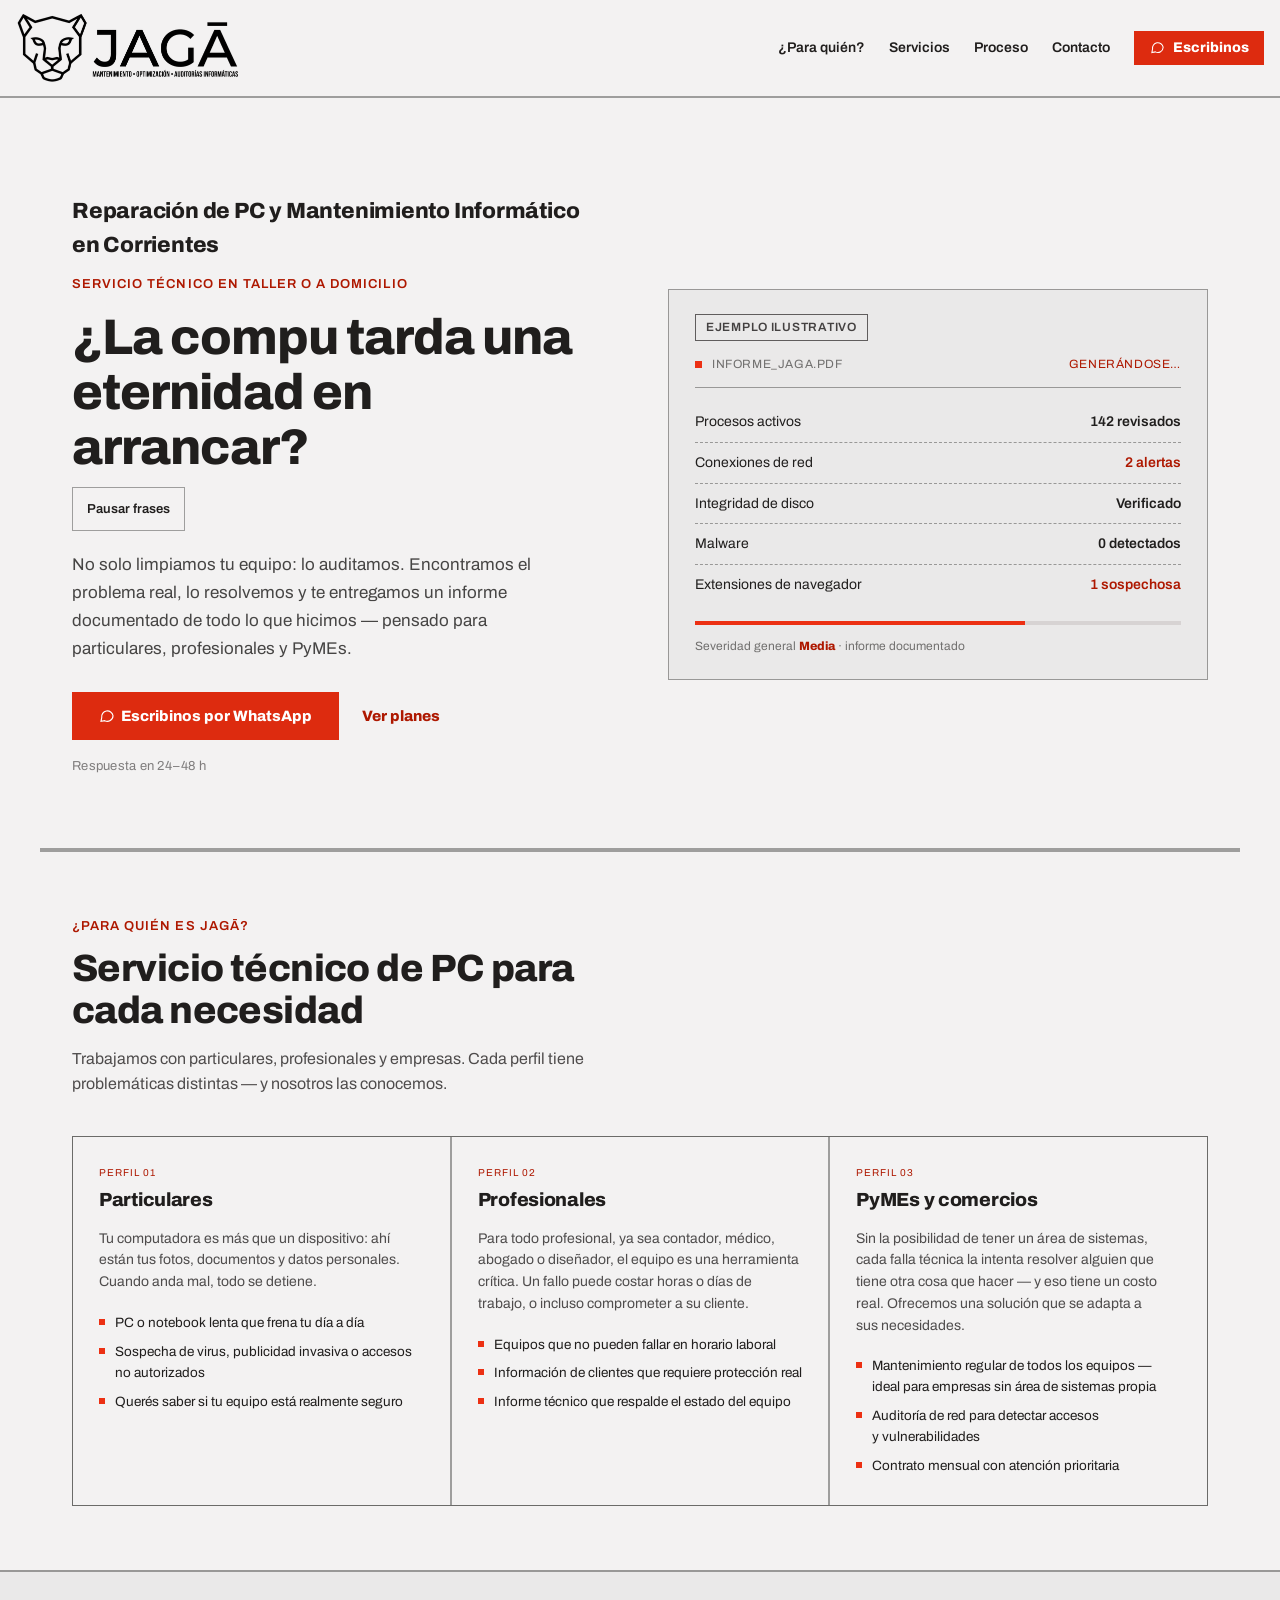
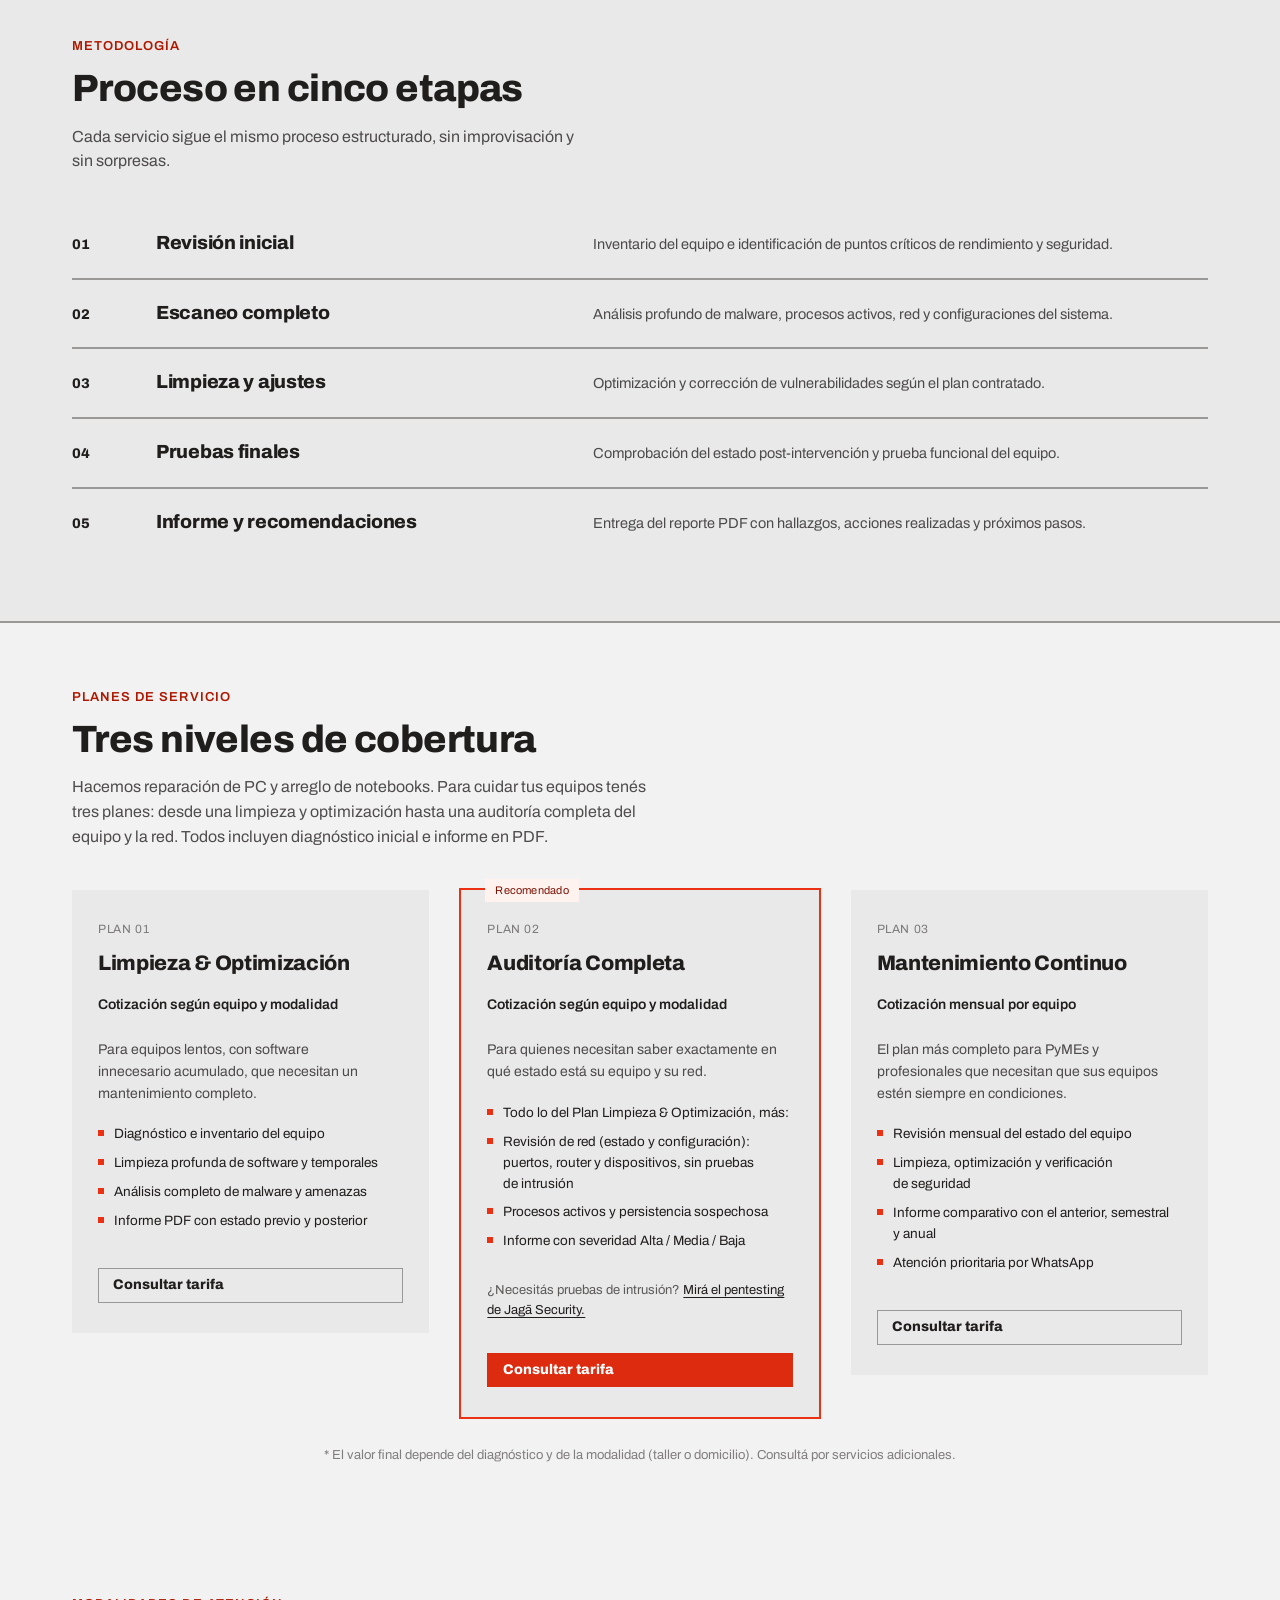
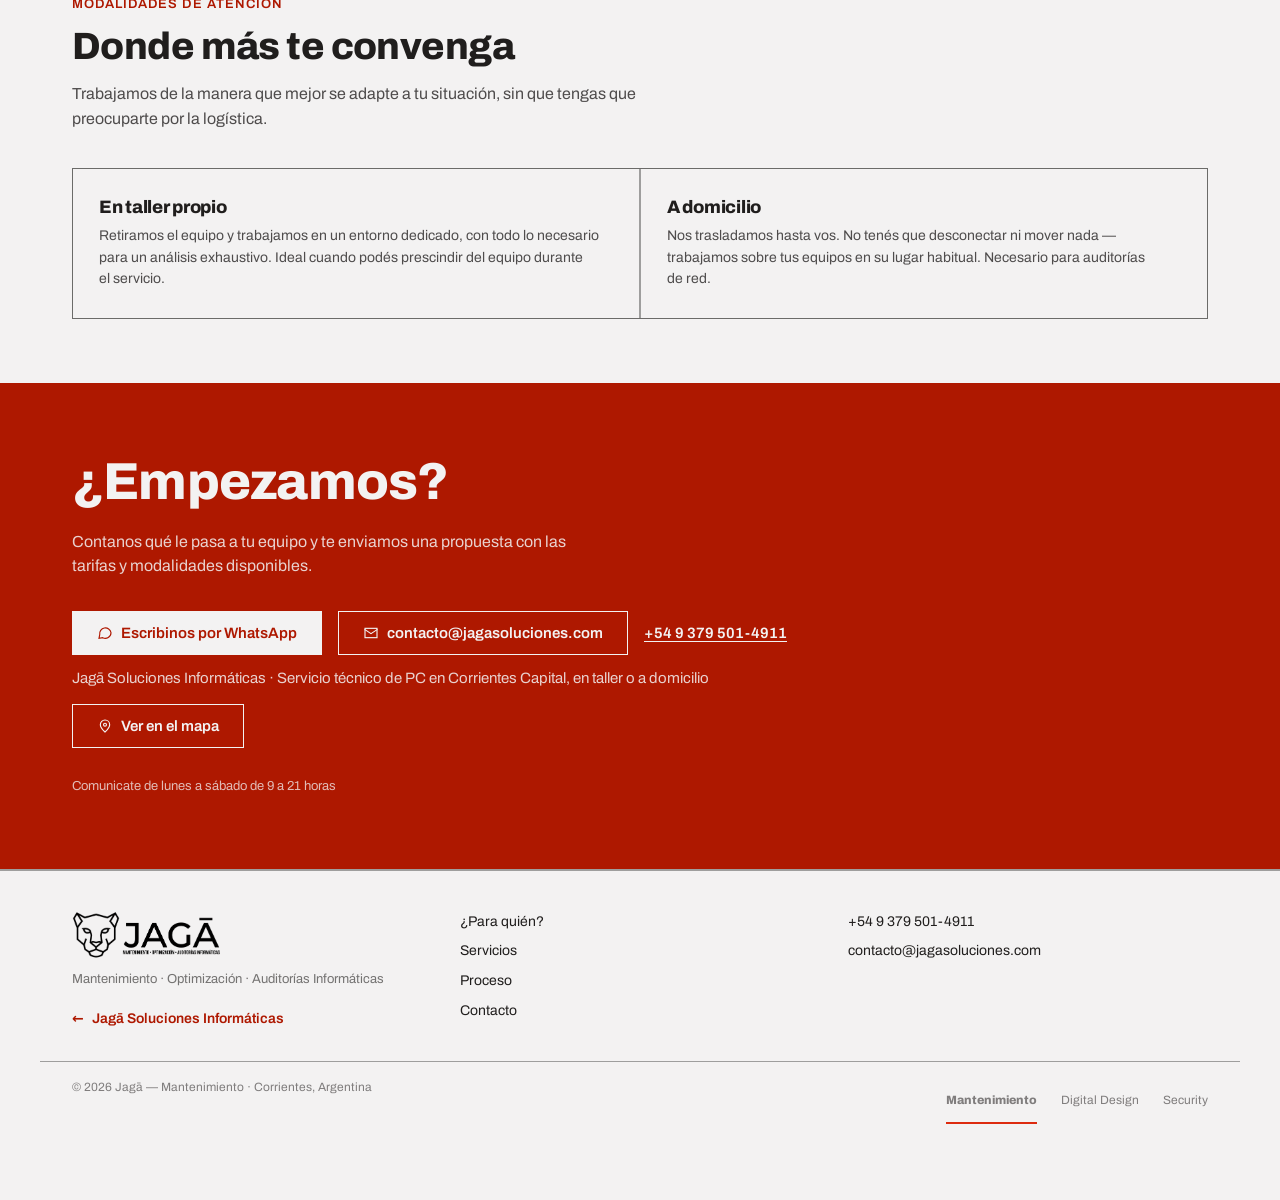
<file: index.html>
<!DOCTYPE html>
<html lang="es">
<head>
<meta charset="utf-8">
<meta http-equiv="Content-Security-Policy" content="default-src 'none'; script-src 'self'; style-src 'self' 'unsafe-inline'; img-src 'self' data:; font-src 'self'; connect-src 'none'; frame-src 'none'; media-src 'none'; object-src 'none'; base-uri 'none'; form-action 'none'">
<meta name="referrer" content="no-referrer">
<meta name="viewport" content="width=device-width, initial-scale=1.0">
<title>Reparación de PC y Mantenimiento Informático en Corrientes</title>
<meta name="description" content="Reparación de PC, arreglo de notebooks y mantenimiento informático en Corrientes Capital, con informe en PDF de todo lo que hacemos. En taller o a domicilio.">
<link rel="canonical" href="https://mantenimiento.jagasoluciones.com/">

<!-- Open Graph -->
<meta property="og:type" content="website">
<meta property="og:site_name" content="Jagā Mantenimiento">
<meta property="og:title" content="Jagā — Reparación de PC y Mantenimiento Informático en Corrientes">
<meta property="og:description" content="Reparación de PC, arreglo de notebooks y mantenimiento informático, con informe en PDF. Particulares, profesionales y PyMEs en Corrientes Capital.">
<meta property="og:url" content="https://mantenimiento.jagasoluciones.com/">
<meta property="og:image" content="https://mantenimiento.jagasoluciones.com/img/og.png">
<meta property="og:image:width" content="1200">
<meta property="og:image:height" content="630">
<meta property="og:image:alt" content="Logo de Jagā: Mantenimiento, Optimización y Auditorías Informáticas">
<meta property="og:locale" content="es_AR">

<!-- Twitter -->
<meta name="twitter:card" content="summary_large_image">
<meta name="twitter:title" content="Jagā — Reparación de PC y Mantenimiento Informático en Corrientes">
<meta name="twitter:description" content="Reparación de PC, arreglo de notebooks y mantenimiento informático, con informe en PDF. Particulares, profesionales y PyMEs en Corrientes Capital.">
<meta name="twitter:image" content="https://mantenimiento.jagasoluciones.com/img/og.png">

<meta name="robots" content="index, follow">
<meta name="theme-color" content="#ec3013">

<!-- Favicon: monograma en línea, sin depender de un archivo externo -->
<link rel="icon" href="data:image/svg+xml,%3Csvg xmlns='http://www.w3.org/2000/svg' viewBox='0 0 32 32'%3E%3Crect width='32' height='32' fill='%23201e1d'/%3E%3Cpath d='M10 8h7a6.5 6.5 0 0 1 0 13H10' fill='none' stroke='%23ec3013' stroke-width='2.2' stroke-linecap='square'/%3E%3C/svg%3E">

<link rel="preload" href="fonts/archivo-latin-400-normal.woff2" as="font" type="font/woff2" crossorigin>

<link rel="stylesheet" href="jaga-shared.css">
<link rel="stylesheet" href="styles.css?v=20261111">

<!-- JSON-LD: LocalBusiness -->
<script type="application/ld+json">
{
  "@context": "https://schema.org",
  "@type": "ProfessionalService",
  "name": "Jagā Soluciones Informáticas",
  "alternateName": "Jagā Mantenimiento Informático",
  "image": "https://mantenimiento.jagasoluciones.com/img/og.png",
  "url": "https://mantenimiento.jagasoluciones.com/",
  "telephone": "+5493795014911",
  "email": "contacto@jagasoluciones.com",
  "address": {
    "@type": "PostalAddress",
    "addressLocality": "Corrientes",
    "addressRegion": "Corrientes",
    "addressCountry": "AR"
  },
  "geo": { "@type": "GeoCoordinates", "latitude": -27.46678, "longitude": -58.84658 },
  "hasMap": "https://www.google.com/maps?cid=528289149732872760",
  "sameAs": ["https://www.google.com/maps?cid=528289149732872760"],
  "areaServed": {
    "@type": "GeoCircle",
    "geoMidpoint": { "@type": "GeoCoordinates", "latitude": -27.4780009, "longitude": -58.8132239 },
    "geoRadius": "10000"
  },
  "description": "Reparación de PC, arreglo de notebooks y mantenimiento informático en Corrientes Capital: limpieza y optimización, análisis de malware y revisión de redes, con informe en PDF. En taller o a domicilio.",
  "knowsAbout": ["Reparación de PC", "Arreglo de notebooks", "Mantenimiento informático", "Limpieza y optimización de equipos", "Análisis de malware", "Revisión de redes"],
  "keywords": "reparación de PC, arreglo de notebooks, mantenimiento informático, servicio técnico de PC, Corrientes",
  "hasOfferCatalog": {
    "@type": "OfferCatalog",
    "name": "Servicio técnico y planes de mantenimiento",
    "itemListElement": [
      { "@type": "Offer", "itemOffered": { "@type": "Service", "name": "Reparación de PC y arreglo de notebooks" } },
      { "@type": "Offer", "itemOffered": { "@type": "Service", "name": "Limpieza y optimización" } },
      { "@type": "Offer", "itemOffered": { "@type": "Service", "name": "Auditoría completa del equipo y la red" } },
      { "@type": "Offer", "itemOffered": { "@type": "Service", "name": "Mantenimiento continuo" } }
    ]
  }
}
</script>
</head>
<body>

<a class="jaga-skip" href="#inicio">Saltar al contenido</a>

<svg style="display:none" aria-hidden="true">
  <defs>
    <symbol id="i-message" viewBox="0 0 24 24" fill="none" stroke="currentColor" stroke-width="1.7" stroke-linecap="square" stroke-linejoin="miter"><path d="M21 11.5a8.5 8.5 0 0 1-12.4 7.5L3 20l1.1-5.6A8.5 8.5 0 1 1 21 11.5z"></path></symbol>
    <symbol id="i-mail" viewBox="0 0 24 24" fill="none" stroke="currentColor" stroke-width="1.7" stroke-linecap="square" stroke-linejoin="miter"><rect x="3" y="5" width="18" height="14"></rect><path d="M3 7l9 6 9-6"></path></symbol>
    <symbol id="i-pin" viewBox="0 0 24 24" fill="none" stroke="currentColor" stroke-width="1.7" stroke-linecap="square" stroke-linejoin="miter"><path d="M12 21s-7-6.5-7-11a7 7 0 0 1 14 0c0 4.5-7 11-7 11z"></path><circle cx="12" cy="10" r="2.2"></circle></symbol>
    <symbol id="i-menu" viewBox="0 0 24 24" fill="none" stroke="currentColor" stroke-width="1.7" stroke-linecap="square"><line x1="4" y1="7" x2="20" y2="7"></line><line x1="4" y1="12" x2="20" y2="12"></line><line x1="4" y1="17" x2="20" y2="17"></line></symbol>
    <symbol id="i-x" viewBox="0 0 24 24" fill="none" stroke="currentColor" stroke-width="1.7" stroke-linecap="square"><line x1="5" y1="5" x2="19" y2="19"></line><line x1="19" y1="5" x2="5" y2="19"></line></symbol>
  </defs>
</svg>

<div style="background:var(--color-bg); color:var(--color-text); min-height:100vh;">

  <header class="nav" style="position:sticky; top:0; z-index:50; background:var(--color-bg); flex-wrap:wrap;">
    <a id="arriba" href="#inicio" style="display:flex; align-items:center; margin-right:auto;">
      <img src="img/jaga-logo-horizontal-white.png" width="447" height="144" alt="Jagā — Mantenimiento Informático" style="height:72px; width:auto;">
    </a>

    <nav id="nav-links" aria-label="Navegación principal">
      <a href="#quienes" style="font-size:14px; font-weight:600; text-decoration:none; color:var(--color-text);">¿Para quién?</a>
      <a href="#servicios" style="font-size:14px; font-weight:600; text-decoration:none; color:var(--color-text);">Servicios</a>
      <a href="#proceso" style="font-size:14px; font-weight:600; text-decoration:none; color:var(--color-text);">Proceso</a>
      <a href="#contacto" style="font-size:14px; font-weight:600; text-decoration:none; color:var(--color-text);">Contacto</a>
      <a href="https://wa.me/5493795014911" target="_blank" rel="noopener" class="btn btn-primary">
        <svg width="15" height="15" style="margin-right:2px;"><use href="#i-message"></use></svg> Escribinos
      </a>
    </nav>

    <button class="btn btn-secondary nav-toggle" id="nav-toggle" aria-expanded="false" aria-controls="nav-links" aria-label="Abrir menú" style="width:40px; height:36px; padding:0;">
      <svg width="20" height="20" id="nav-toggle-icon"><use id="nav-toggle-use" href="#i-menu"></use></svg>
    </button>
  </header>

  <main id="inicio">
  <section style="max-width:1200px; margin:0 auto; padding:clamp(48px,8vw,96px) clamp(20px,5vw,32px) clamp(40px,6vw,72px); display:grid; grid-template-columns:repeat(auto-fit,minmax(340px,1fr)); gap:56px; align-items:center;">
    <div id="hero-text">
      <h1 class="hero-title">Reparación de PC y Mantenimiento Informático en Corrientes</h1>
      <span style="display:block; font-size:13px; letter-spacing:0.08em; text-transform:uppercase; color:var(--color-accent-700); font-weight:600; margin:0 0 16px;">Servicio técnico en taller o a domicilio</span>
      <p class="hero-rotating">
        <span id="rotating-headline" style="display:block; transition:opacity .35s ease;">¿La compu tarda una eternidad en arrancar?</span>
      </p>
      <button type="button" class="headline-pause" id="headline-pause" aria-pressed="false" aria-controls="rotating-headline" hidden>Pausar frases</button>
      <p style="font-size:17px; line-height:1.65; max-width:46ch; color:color-mix(in srgb, var(--color-text) 82%, transparent); margin:0 0 28px;">No solo limpiamos tu equipo: lo auditamos. Encontramos el problema real, lo resolvemos y te entregamos un informe documentado de todo lo que hicimos — pensado para particulares, profesionales y PyMEs.</p>
      <div style="display:flex; flex-wrap:wrap; gap:var(--space-3); margin-bottom:16px;">
        <a href="https://wa.me/5493795014911?text=Hola%2C%20quiero%20coordinar%20un%20diagn%C3%B3stico" target="_blank" rel="noopener" class="btn btn-primary" style="padding:14px 26px; font-size:15px;">
          <svg width="16" height="16"><use href="#i-message"></use></svg> Escribinos por WhatsApp
        </a>
        <a href="#servicios" class="btn btn-ghost" style="padding:14px 10px; font-size:15px;">Ver planes</a>
      </div>
      <p style="font-size:13px; letter-spacing:0.02em; color:color-mix(in srgb, var(--color-text) 55%, transparent); margin:0;">Respuesta en 24–48 h</p>
    </div>

    <div style="border:1px solid var(--color-divider); background:var(--color-surface); padding:24px 26px;">
      <p class="example-label">Ejemplo ilustrativo</p>
      <div aria-hidden="true">
      <div style="display:flex; align-items:center; gap:10px; font-size:12px; letter-spacing:0.05em; text-transform:uppercase; color:color-mix(in srgb, var(--color-text) 60%, transparent); padding-bottom:14px; margin-bottom:14px; border-bottom:1px solid var(--color-divider);">
        <span style="width:7px; height:7px; background:var(--color-accent); flex-shrink:0;"></span>
        informe_jaga.pdf
        <span style="margin-left:auto; color:var(--color-accent-700);">generándose…</span>
      </div>
      <div style="display:flex; flex-direction:column;">
        <div style="display:flex; justify-content:space-between; gap:16px; font-size:14px; padding:9px 0;"><span>Procesos activos</span><span style="font-weight:600;">142 revisados</span></div>
        <div style="display:flex; justify-content:space-between; gap:16px; font-size:14px; padding:9px 0; border-top:1px dashed var(--color-divider);"><span>Conexiones de red</span><span style="font-weight:600; color:var(--color-accent-700);">2 alertas</span></div>
        <div style="display:flex; justify-content:space-between; gap:16px; font-size:14px; padding:9px 0; border-top:1px dashed var(--color-divider);"><span>Integridad de disco</span><span style="font-weight:600;">Verificado</span></div>
        <div style="display:flex; justify-content:space-between; gap:16px; font-size:14px; padding:9px 0; border-top:1px dashed var(--color-divider);"><span>Malware</span><span style="font-weight:600;">0 detectados</span></div>
        <div style="display:flex; justify-content:space-between; gap:16px; font-size:14px; padding:9px 0; border-top:1px dashed var(--color-divider);"><span>Extensiones de navegador</span><span style="font-weight:600; color:var(--color-accent-700);">1 sospechosa</span></div>
      </div>
      <div style="height:4px; background:var(--color-neutral-300); margin:16px 0 12px; position:relative; overflow:hidden;">
        <div style="position:absolute; inset:0; width:68%; background:var(--color-accent);"></div>
      </div>
      <p style="font-size:12px; color:color-mix(in srgb, var(--color-text) 60%, transparent); margin:0;">Severidad general <strong style="color:var(--color-accent-700);">Media</strong> · informe documentado</p>
      </div>
    </div>
  </section>

  <hr class="hr" style="max-width:1200px; margin:0 auto;">
  <hr class="hr" style="max-width:1200px; margin:0 auto;">

  <section id="quienes" style="max-width:1200px; margin:0 auto; padding:64px clamp(20px,5vw,32px);">
    <span style="display:block; font-size:13px; letter-spacing:0.08em; text-transform:uppercase; color:var(--color-accent-700); font-weight:600; margin:0 0 12px;">¿Para quién es Jagā?</span>
    <h2 style="font-size:clamp(26px,3.4vw,38px); max-width:24ch; margin:0 0 14px;">Servicio técnico de PC para cada necesidad</h2>
    <p style="font-size:16px; max-width:64ch; color:color-mix(in srgb, var(--color-text) 78%, transparent); margin:0 0 40px;">Trabajamos con particulares, profesionales y empresas. Cada perfil tiene problemáticas distintas — y nosotros las conocemos.</p>

    <div style="display:grid; grid-template-columns:repeat(auto-fit,minmax(280px,1fr)); gap:2px; background:var(--color-divider); border:1px solid var(--color-divider);">
      <div class="card" style="background:var(--color-bg); padding:28px 26px; border-radius:0;">
        <span class="card-kicker">Perfil 01</span>
        <h3 class="card-title" style="font-size:19px;">Particulares</h3>
        <p style="font-size:14px; color:color-mix(in srgb, var(--color-text) 78%, transparent); margin:0 0 6px;">Tu computadora es más que un dispositivo: ahí están tus fotos, documentos y datos personales. Cuando anda mal, todo se detiene.</p>
        <ul style="margin:6px 0 0; padding:0; list-style:none;">
          <li style="position:relative; padding-left:16px; margin-bottom:8px; font-size:13.5px;"><span style="position:absolute; left:0; top:6px; width:6px; height:6px; background:var(--color-accent);"></span>PC o notebook lenta que frena tu día a día</li>
          <li style="position:relative; padding-left:16px; margin-bottom:8px; font-size:13.5px;"><span style="position:absolute; left:0; top:6px; width:6px; height:6px; background:var(--color-accent);"></span>Sospecha de virus, publicidad invasiva o accesos no autorizados</li>
          <li style="position:relative; padding-left:16px; margin-bottom:0; font-size:13.5px;"><span style="position:absolute; left:0; top:6px; width:6px; height:6px; background:var(--color-accent);"></span>Querés saber si tu equipo está realmente seguro</li>
        </ul>
      </div>
      <div class="card" style="background:var(--color-bg); padding:28px 26px; border-radius:0;">
        <span class="card-kicker">Perfil 02</span>
        <h3 class="card-title" style="font-size:19px;">Profesionales</h3>
        <p style="font-size:14px; color:color-mix(in srgb, var(--color-text) 78%, transparent); margin:0 0 6px;">Para todo profesional, ya sea contador, médico, abogado o diseñador, el equipo es una herramienta crítica. Un fallo puede costar horas o días de trabajo, o incluso comprometer a su cliente.</p>
        <ul style="margin:6px 0 0; padding:0; list-style:none;">
          <li style="position:relative; padding-left:16px; margin-bottom:8px; font-size:13.5px;"><span style="position:absolute; left:0; top:6px; width:6px; height:6px; background:var(--color-accent);"></span>Equipos que no pueden fallar en horario laboral</li>
          <li style="position:relative; padding-left:16px; margin-bottom:8px; font-size:13.5px;"><span style="position:absolute; left:0; top:6px; width:6px; height:6px; background:var(--color-accent);"></span>Información de clientes que requiere protección real</li>
          <li style="position:relative; padding-left:16px; margin-bottom:0; font-size:13.5px;"><span style="position:absolute; left:0; top:6px; width:6px; height:6px; background:var(--color-accent);"></span>Informe técnico que respalde el estado del equipo</li>
        </ul>
      </div>
      <div class="card" style="background:var(--color-bg); padding:28px 26px; border-radius:0;">
        <span class="card-kicker">Perfil 03</span>
        <h3 class="card-title" style="font-size:19px;">PyMEs y comercios</h3>
        <p style="font-size:14px; color:color-mix(in srgb, var(--color-text) 78%, transparent); margin:0 0 6px;">Sin la posibilidad de tener un área de sistemas, cada falla técnica la intenta resolver alguien que tiene otra cosa que hacer — y eso tiene un costo real. Ofrecemos una solución que se adapta a sus necesidades.</p>
        <ul style="margin:6px 0 0; padding:0; list-style:none;">
          <li style="position:relative; padding-left:16px; margin-bottom:8px; font-size:13.5px;"><span style="position:absolute; left:0; top:6px; width:6px; height:6px; background:var(--color-accent);"></span>Mantenimiento regular de todos los equipos — ideal para empresas sin área de sistemas propia</li>
          <li style="position:relative; padding-left:16px; margin-bottom:8px; font-size:13.5px;"><span style="position:absolute; left:0; top:6px; width:6px; height:6px; background:var(--color-accent);"></span>Auditoría de red para detectar accesos y vulnerabilidades</li>
          <li style="position:relative; padding-left:16px; margin-bottom:0; font-size:13.5px;"><span style="position:absolute; left:0; top:6px; width:6px; height:6px; background:var(--color-accent);"></span>Contrato mensual con atención prioritaria</li>
        </ul>
      </div>
    </div>
  </section>

  <section id="proceso" style="background:var(--color-surface); border-top:2px solid var(--color-divider); border-bottom:2px solid var(--color-divider);">
    <div style="max-width:1200px; margin:0 auto; padding:64px clamp(20px,5vw,32px);">
      <span style="display:block; font-size:13px; letter-spacing:0.08em; text-transform:uppercase; color:var(--color-accent-700); font-weight:600; margin:0 0 12px;">Metodología</span>
      <h2 style="font-size:clamp(26px,3.4vw,38px); max-width:24ch; margin:0 0 14px;">Proceso en cinco etapas</h2>
      <p style="font-size:16px; max-width:64ch; color:color-mix(in srgb, var(--color-text) 78%, transparent); margin:0 0 36px;">Cada servicio sigue el mismo proceso estructurado, sin improvisación y sin sorpresas.</p>

      <div>
        <div style="display:flex; flex-wrap:wrap; gap:8px 40px; align-items:baseline; padding:22px 0;">
          <p style="flex:0 0 44px; font-size:14px; font-weight:800; margin:0;">01</p>
          <h3 style="flex:1 1 220px; font-size:19px; margin:0;">Revisión inicial</h3>
          <p style="flex:2 1 260px; font-size:14.5px; color:color-mix(in srgb, var(--color-text) 78%, transparent); margin:0;">Inventario del equipo e identificación de puntos críticos de rendimiento y seguridad.</p>
        </div>
        <div style="display:flex; flex-wrap:wrap; gap:8px 40px; align-items:baseline; padding:22px 0; border-top:2px solid var(--color-divider);">
          <p style="flex:0 0 44px; font-size:14px; font-weight:800; margin:0;">02</p>
          <h3 style="flex:1 1 220px; font-size:19px; margin:0;">Escaneo completo</h3>
          <p style="flex:2 1 260px; font-size:14.5px; color:color-mix(in srgb, var(--color-text) 78%, transparent); margin:0;">Análisis profundo de malware, procesos activos, red y configuraciones del sistema.</p>
        </div>
        <div style="display:flex; flex-wrap:wrap; gap:8px 40px; align-items:baseline; padding:22px 0; border-top:2px solid var(--color-divider);">
          <p style="flex:0 0 44px; font-size:14px; font-weight:800; margin:0;">03</p>
          <h3 style="flex:1 1 220px; font-size:19px; margin:0;">Limpieza y ajustes</h3>
          <p style="flex:2 1 260px; font-size:14.5px; color:color-mix(in srgb, var(--color-text) 78%, transparent); margin:0;">Optimización y corrección de vulnerabilidades según el plan contratado.</p>
        </div>
        <div style="display:flex; flex-wrap:wrap; gap:8px 40px; align-items:baseline; padding:22px 0; border-top:2px solid var(--color-divider);">
          <p style="flex:0 0 44px; font-size:14px; font-weight:800; margin:0;">04</p>
          <h3 style="flex:1 1 220px; font-size:19px; margin:0;">Pruebas finales</h3>
          <p style="flex:2 1 260px; font-size:14.5px; color:color-mix(in srgb, var(--color-text) 78%, transparent); margin:0;">Comprobación del estado post-intervención y prueba funcional del equipo.</p>
        </div>
        <div style="display:flex; flex-wrap:wrap; gap:8px 40px; align-items:baseline; padding:22px 0; border-top:2px solid var(--color-divider);">
          <p style="flex:0 0 44px; font-size:14px; font-weight:800; margin:0;">05</p>
          <h3 style="flex:1 1 220px; font-size:19px; margin:0;">Informe y recomendaciones</h3>
          <p style="flex:2 1 260px; font-size:14.5px; color:color-mix(in srgb, var(--color-text) 78%, transparent); margin:0;">Entrega del reporte PDF con hallazgos, acciones realizadas y próximos pasos.</p>
        </div>
      </div>
    </div>
  </section>

  <section id="servicios" style="max-width:1200px; margin:0 auto; padding:64px clamp(20px,5vw,32px);">
    <span style="display:block; font-size:13px; letter-spacing:0.08em; text-transform:uppercase; color:var(--color-accent-700); font-weight:600; margin:0 0 12px;">Planes de servicio</span>
    <h2 style="font-size:clamp(26px,3.4vw,38px); max-width:24ch; margin:0 0 14px;">Tres niveles de cobertura</h2>
    <p style="font-size:16px; max-width:64ch; color:color-mix(in srgb, var(--color-text) 78%, transparent); margin:0 0 40px;">Hacemos reparación de PC y arreglo de notebooks. Para cuidar tus equipos tenés tres planes: desde una limpieza y optimización hasta una auditoría completa del equipo y la red. Todos incluyen diagnóstico inicial e informe en PDF.</p>

    <div style="display:grid; grid-template-columns:repeat(auto-fit,minmax(280px,1fr)); gap:32px; align-items:start;">
      <div class="card" style="position:relative; background:var(--color-surface); padding:30px 26px; border-radius:0;">
        <p style="font-size:12px; letter-spacing:0.05em; text-transform:uppercase; color:color-mix(in srgb, var(--color-text) 55%, transparent); margin:0 0 6px;">Plan 01</p>
        <h3 style="font-size:21px; margin:0 0 10px;">Limpieza &amp; Optimización</h3>
        <p style="margin:0 0 16px; font-size:14px; font-weight:600;">Cotización según equipo y modalidad</p>
        <p style="font-size:14px; color:color-mix(in srgb, var(--color-text) 78%, transparent); margin:0 0 6px;">Para equipos lentos, con software innecesario acumulado, que necesitan un mantenimiento completo.</p>
        <ul style="margin:6px 0 20px; padding:0; list-style:none;">
          <li style="position:relative; padding-left:16px; margin-bottom:8px; font-size:13.5px;"><span style="position:absolute; left:0; top:6px; width:6px; height:6px; background:var(--color-accent);"></span>Diagnóstico e inventario del equipo</li>
          <li style="position:relative; padding-left:16px; margin-bottom:8px; font-size:13.5px;"><span style="position:absolute; left:0; top:6px; width:6px; height:6px; background:var(--color-accent);"></span>Limpieza profunda de software y temporales</li>
          <li style="position:relative; padding-left:16px; margin-bottom:8px; font-size:13.5px;"><span style="position:absolute; left:0; top:6px; width:6px; height:6px; background:var(--color-accent);"></span>Análisis completo de malware y amenazas</li>
          <li style="position:relative; padding-left:16px; margin-bottom:0; font-size:13.5px;"><span style="position:absolute; left:0; top:6px; width:6px; height:6px; background:var(--color-accent);"></span>Informe PDF con estado previo y posterior</li>
        </ul>
        <a href="https://wa.me/5493795014911?text=Hola%2C%20quiero%20consultar%20por%20el%20Plan%2001%20de%20Jag%C4%81" target="_blank" rel="noopener" class="btn btn-secondary btn-block">Consultar tarifa</a>
      </div>

      <div class="card" style="position:relative; background:var(--color-surface); padding:30px 26px; border-radius:0;">
        
          <div style="position:absolute; inset:-2px; border:2px solid var(--color-accent); pointer-events:none;"></div>
          <span class="tag tag-accent" style="position:absolute; top:-11px; left:24px;">Recomendado</span>
        
        <p style="font-size:12px; letter-spacing:0.05em; text-transform:uppercase; color:color-mix(in srgb, var(--color-text) 55%, transparent); margin:0 0 6px;">Plan 02</p>
        <h3 style="font-size:21px; margin:0 0 10px;">Auditoría Completa</h3>
        <p style="margin:0 0 16px; font-size:14px; font-weight:600;">Cotización según equipo y modalidad</p>
        <p style="font-size:14px; color:color-mix(in srgb, var(--color-text) 78%, transparent); margin:0 0 6px;">Para quienes necesitan saber exactamente en qué estado está su equipo y su red.</p>
        <ul style="margin:6px 0 20px; padding:0; list-style:none;">
          <li style="position:relative; padding-left:16px; margin-bottom:8px; font-size:13.5px;"><span style="position:absolute; left:0; top:6px; width:6px; height:6px; background:var(--color-accent);"></span>Todo lo del Plan Limpieza &amp; Optimización, más:</li>
          <li style="position:relative; padding-left:16px; margin-bottom:8px; font-size:13.5px;"><span style="position:absolute; left:0; top:6px; width:6px; height:6px; background:var(--color-accent);"></span>Revisión de red (estado y configuración): puertos, router y dispositivos, sin pruebas de intrusión</li>
          <li style="position:relative; padding-left:16px; margin-bottom:8px; font-size:13.5px;"><span style="position:absolute; left:0; top:6px; width:6px; height:6px; background:var(--color-accent);"></span>Procesos activos y persistencia sospechosa</li>
          <li style="position:relative; padding-left:16px; margin-bottom:0; font-size:13.5px;"><span style="position:absolute; left:0; top:6px; width:6px; height:6px; background:var(--color-accent);"></span>Informe con severidad Alta / Media / Baja</li>
        </ul>
        <p style="font-size:13px; color:color-mix(in srgb, var(--color-text) 70%, transparent); margin:0 0 16px;">¿Necesitás pruebas de intrusión? <a href="https://security.jagasoluciones.com/" style="color:var(--color-text); text-decoration:underline;">Mirá el pentesting de Jagā Security.</a></p>
        <a href="https://wa.me/5493795014911?text=Hola%2C%20quiero%20consultar%20por%20el%20Plan%2002%20de%20Jag%C4%81" target="_blank" rel="noopener" class="btn btn-primary btn-block">Consultar tarifa</a>
      </div>

      <div class="card" style="position:relative; background:var(--color-surface); padding:30px 26px; border-radius:0;">
        <p style="font-size:12px; letter-spacing:0.05em; text-transform:uppercase; color:color-mix(in srgb, var(--color-text) 55%, transparent); margin:0 0 6px;">Plan 03</p>
        <h3 style="font-size:21px; margin:0 0 10px;">Mantenimiento Continuo</h3>
        <p style="margin:0 0 16px; font-size:14px; font-weight:600;">Cotización mensual por equipo</p>
        <p style="font-size:14px; color:color-mix(in srgb, var(--color-text) 78%, transparent); margin:0 0 6px;">El plan más completo para PyMEs y profesionales que necesitan que sus equipos estén siempre en condiciones.</p>
        <ul style="margin:6px 0 20px; padding:0; list-style:none;">
          <li style="position:relative; padding-left:16px; margin-bottom:8px; font-size:13.5px;"><span style="position:absolute; left:0; top:6px; width:6px; height:6px; background:var(--color-accent);"></span>Revisión mensual del estado del equipo</li>
          <li style="position:relative; padding-left:16px; margin-bottom:8px; font-size:13.5px;"><span style="position:absolute; left:0; top:6px; width:6px; height:6px; background:var(--color-accent);"></span>Limpieza, optimización y verificación de seguridad</li>
          <li style="position:relative; padding-left:16px; margin-bottom:8px; font-size:13.5px;"><span style="position:absolute; left:0; top:6px; width:6px; height:6px; background:var(--color-accent);"></span>Informe comparativo con el anterior, semestral y anual</li>
          <li style="position:relative; padding-left:16px; margin-bottom:0; font-size:13.5px;"><span style="position:absolute; left:0; top:6px; width:6px; height:6px; background:var(--color-accent);"></span>Atención prioritaria por WhatsApp</li>
        </ul>
        <a href="https://wa.me/5493795014911?text=Hola%2C%20quiero%20consultar%20por%20el%20Plan%2003%20de%20Jag%C4%81" target="_blank" rel="noopener" class="btn btn-secondary btn-block">Consultar tarifa</a>
      </div>
    </div>
    <p style="font-size:13px; color:color-mix(in srgb, var(--color-text) 55%, transparent); margin:28px 0 0; text-align:center;">* El valor final depende del diagnóstico y de la modalidad (taller o domicilio). Consultá por servicios adicionales.</p>
  </section>

  <section style="max-width:1200px; margin:0 auto; padding:64px clamp(20px,5vw,32px);">
    <span style="display:block; font-size:13px; letter-spacing:0.08em; text-transform:uppercase; color:var(--color-accent-700); font-weight:600; margin:0 0 12px;">Modalidades de atención</span>
    <h2 style="font-size:clamp(26px,3.4vw,38px); max-width:24ch; margin:0 0 14px;">Donde más te convenga</h2>
    <p style="font-size:16px; max-width:64ch; color:color-mix(in srgb, var(--color-text) 78%, transparent); margin:0 0 36px;">Trabajamos de la manera que mejor se adapte a tu situación, sin que tengas que preocuparte por la logística.</p>

    <div style="display:grid; grid-template-columns:repeat(auto-fit,minmax(280px,1fr)); gap:2px; background:var(--color-divider); border:1px solid var(--color-divider);">
      <div style="background:var(--color-bg); padding:28px 26px;">
        <h3 style="font-size:18px; margin:0 0 8px;">En taller propio</h3>
        <p style="font-size:14px; color:color-mix(in srgb, var(--color-text) 78%, transparent); margin:0;">Retiramos el equipo y trabajamos en un entorno dedicado, con todo lo necesario para un análisis exhaustivo. Ideal cuando podés prescindir del equipo durante el servicio.</p>
      </div>
      <div style="background:var(--color-bg); padding:28px 26px;">
        <h3 style="font-size:18px; margin:0 0 8px;">A domicilio</h3>
        <p style="font-size:14px; color:color-mix(in srgb, var(--color-text) 78%, transparent); margin:0;">Nos trasladamos hasta vos. No tenés que desconectar ni mover nada — trabajamos sobre tus equipos en su lugar habitual. Necesario para auditorías de red.</p>
      </div>
    </div>
  </section>

  <section class="close" style="background:var(--color-accent-700); color:var(--color-bg);" id="contacto">
    <div style="max-width:1200px; margin:0 auto; padding:72px clamp(20px,5vw,32px);">
      <h2 style="font-size:clamp(30px,4.4vw,52px); line-height:1.05; letter-spacing:-0.015em; color:var(--color-bg); margin:0 0 20px;">
        <span style="display:block;">¿Empezamos?</span>
      </h2>
      <p style="font-size:16px; max-width:56ch; color:color-mix(in srgb, var(--color-bg) 85%, transparent); margin:0 0 32px;">Contanos qué le pasa a tu equipo y te enviamos una propuesta con las tarifas y modalidades disponibles.</p>
      <div class="close-contact">
        <address class="jaga-contact" data-jaga-contact>
          <a class="jaga-btn jaga-btn--primary" href="https://wa.me/5493795014911?text=Hola%2C%20quiero%20coordinar%20un%20diagn%C3%B3stico%20de%20mi%20equipo" target="_blank" rel="noopener"><svg width="16" height="16" aria-hidden="true"><use href="#i-message"></use></svg> Escribinos por WhatsApp</a>
          <a class="jaga-btn" href="mailto:contacto@jagasoluciones.com"><svg width="16" height="16" aria-hidden="true"><use href="#i-mail"></use></svg> contacto@jagasoluciones.com</a>
          <a class="jaga-contact__tel" href="tel:+5493795014911">+54 9 379 501-4911</a>
          <span class="jaga-contact__meta">Jagā Soluciones Informáticas · Servicio técnico de PC en Corrientes Capital, en taller o a domicilio</span>
        </address>
        <a href="https://www.google.com/maps?cid=528289149732872760" target="_blank" rel="noopener" class="jaga-btn"><svg width="16" height="16" aria-hidden="true"><use href="#i-pin"></use></svg> Ver en el mapa</a>
      </div>
      <p style="font-size:13px; color:color-mix(in srgb, var(--color-bg) 75%, transparent); margin:0;">Comunicate de lunes a sábado de 9 a 21 horas</p>
    </div>
  </section>

  </main>

  <footer style="border-top:2px solid var(--color-divider);">
    <div style="max-width:1200px; margin:0 auto; padding:40px clamp(20px,5vw,32px) 20px; display:grid; grid-template-columns:repeat(auto-fit,minmax(220px,1fr)); gap:28px;">
      <div>
        <img src="img/jaga-logo-horizontal-white.png" width="447" height="144" alt="Jagā" loading="lazy" decoding="async" style="height:48px; width:auto; margin-bottom:10px;">
        <p style="font-size:13px; color:color-mix(in srgb, var(--color-text) 60%, transparent); margin:0;">Mantenimiento · Optimización · Auditorías Informáticas</p>
        <a class="back-home" href="https://jagasoluciones.com/"><span aria-hidden="true">←</span> Jagā Soluciones Informáticas</a>
      </div>
      <nav style="display:flex; flex-direction:column; gap:8px;">
        <a href="#quienes" style="font-size:14px; text-decoration:none; color:var(--color-text);">¿Para quién?</a>
        <a href="#servicios" style="font-size:14px; text-decoration:none; color:var(--color-text);">Servicios</a>
        <a href="#proceso" style="font-size:14px; text-decoration:none; color:var(--color-text);">Proceso</a>
        <a href="#contacto" style="font-size:14px; text-decoration:none; color:var(--color-text);">Contacto</a>
      </nav>
      <div style="display:flex; flex-direction:column; gap:8px;">
        <a href="https://wa.me/5493795014911" target="_blank" rel="noopener" style="font-size:14px; text-decoration:none; color:var(--color-text);">+54 9 379 501-4911</a>
        <a href="mailto:contacto@jagasoluciones.com" style="font-size:14px; text-decoration:none; color:var(--color-text);">contacto@jagasoluciones.com</a>
      </div>
    </div>
    <div style="max-width:1200px; margin:0 auto; padding:16px clamp(20px,5vw,32px) 28px; border-top:1px solid var(--color-divider); display:flex; flex-wrap:wrap; justify-content:space-between; gap:8px; font-size:12px; color:color-mix(in srgb, var(--color-text) 55%, transparent);">
      <span>© 2026 Jagā — Mantenimiento · Corrientes, Argentina</span>
      <nav class="jaga-switcher" aria-label="Marcas Jagā" data-jaga-switcher>
        <ul>
          <li><a href="https://mantenimiento.jagasoluciones.com/" aria-current="page">Mantenimiento</a></li>
          <li><a href="https://design.jagasoluciones.com/">Digital Design</a></li>
          <li><a href="https://security.jagasoluciones.com/">Security</a></li>
        </ul>
      </nav>
    </div>
  </footer>

  <a class="to-top" id="volver-arriba" href="#arriba" aria-label="Volver arriba">
    <svg width="22" height="22" viewBox="0 0 24 24" aria-hidden="true" focusable="false"><path d="M12 20V5M5 11.5L12 4.5l7 7" fill="none" stroke="currentColor" stroke-width="2" stroke-linecap="square"></path></svg>
  </a>

</div>

<script src="script.js?v=20261014"></script>
</body>
</html>
</file>
<file: jaga-shared.css>
/* jaga-shared.css — capa compartida de las cuatro webs Jagā (hub + 3 marcas).
   Regla: este archivo NO impone la identidad visual. Cada sitio sobrescribe los tokens --jaga-* en su
   propio styles.css (que se carga DESPUÉS) con SUS colores y SUS fuentes. Lo compartido es el comportamiento:
   foco visible, skip link, selector de marcas, bloque de contacto, redactor de mensaje, movimiento reducido.
   Es el mismo archivo, byte a byte, en los cuatro repos (se copia; no se enlaza entre repos). */

:root {
  /* Tokens que cada marca redefine */
  --jaga-accent: #ae1800;
  --jaga-on-accent: #ffffff;
  --jaga-fg: #201e1d;
  --jaga-fg-muted: #4a4747;
  --jaga-bg: #f3f2f2;
  --jaga-surface: #eae9e9;
  --jaga-border: rgba(32, 30, 29, 0.35);
  --jaga-font-ui: system-ui, -apple-system, "Segoe UI", sans-serif;
  --jaga-font-mono: ui-monospace, "SF Mono", Consolas, monospace;
  /* Tokens estructurales compartidos */
  --jaga-space-1: 4px;
  --jaga-space-2: 8px;
  --jaga-space-3: 12px;
  --jaga-space-4: 16px;
  --jaga-space-6: 24px;
  --jaga-space-8: 32px;
  --jaga-radius: 0;
  --jaga-tap: 44px; /* alto mínimo de elementos tocables */
}

/* Foco visible y consistente */
:focus-visible { outline: 2px solid var(--jaga-accent); outline-offset: 3px; }

/* Skip link */
.jaga-skip {
  position: absolute; left: var(--jaga-space-4); top: -100px; z-index: 1000;
  background: var(--jaga-fg); color: var(--jaga-bg); padding: var(--jaga-space-3) var(--jaga-space-4);
  font-family: var(--jaga-font-ui); text-decoration: none;
}
.jaga-skip:focus { top: var(--jaga-space-4); }

/* Selector de marcas */
.jaga-switcher ul { display: flex; flex-wrap: wrap; gap: var(--jaga-space-2) var(--jaga-space-6); list-style: none; margin: 0; padding: 0; }
.jaga-switcher a { color: inherit; text-decoration: none; padding: var(--jaga-space-2) 0; display: inline-block; min-height: var(--jaga-tap); line-height: calc(var(--jaga-tap) - 16px); border-bottom: 2px solid transparent; }
.jaga-switcher a:hover { border-bottom-color: currentColor; }
.jaga-switcher a[aria-current="page"] { font-weight: 700; border-bottom-color: var(--jaga-accent); }

/* Botones */
.jaga-btn {
  display: inline-flex; align-items: center; justify-content: center; gap: var(--jaga-space-2);
  min-height: var(--jaga-tap); padding: 0 var(--jaga-space-6);
  font-family: var(--jaga-font-ui); font-weight: 600; text-decoration: none;
  color: var(--jaga-fg); background: transparent; border: 1px solid var(--jaga-border); border-radius: var(--jaga-radius);
}
.jaga-btn:hover { border-color: var(--jaga-accent); }
.jaga-btn--primary { color: var(--jaga-on-accent); background: var(--jaga-accent); border-color: var(--jaga-accent); }

/* Contacto */
.jaga-contact { font-style: normal; display: flex; flex-wrap: wrap; align-items: center; gap: var(--jaga-space-3) var(--jaga-space-4); }
.jaga-contact__tel, .jaga-contact__meta { color: inherit; }

/* Redactor de mensaje */
.jaga-composer { display: grid; gap: var(--jaga-space-4); max-width: 560px; }
.jaga-field { display: grid; gap: var(--jaga-space-2); }
.jaga-field label { font-family: var(--jaga-font-mono); font-size: 0.8rem; letter-spacing: 0.04em; text-transform: uppercase; }
.jaga-field input, .jaga-field select, .jaga-field textarea {
  font: inherit; color: var(--jaga-fg); background: var(--jaga-surface);
  border: 1px solid var(--jaga-border); border-radius: var(--jaga-radius); padding: var(--jaga-space-3) var(--jaga-space-4); min-height: var(--jaga-tap);
}
.jaga-hint { font-size: 0.875rem; color: var(--jaga-fg-muted); margin: 0; }
.jaga-actions { display: flex; flex-wrap: wrap; gap: var(--jaga-space-3); margin: 0; }

.jaga-visually-hidden { position: absolute !important; width: 1px; height: 1px; overflow: hidden; clip: rect(0 0 0 0); white-space: nowrap; }

/* Movimiento reducido: apaga animaciones y transiciones de TODO el sitio (también las inline) */
@media (prefers-reduced-motion: reduce) {
  *, *::before, *::after {
    animation-duration: 0.001ms !important;
    animation-iteration-count: 1 !important;
    transition-duration: 0.001ms !important;
    scroll-behavior: auto !important;
  }
}
</file>
<file: styles.css>
/* Fuentes alojadas en el propio sitio (fonts/, licencias SIL OFL en fonts/LICENSE-*.txt). */
@font-face {
  font-family: "Archivo";
  font-style: normal;
  font-weight: 400;
  font-display: swap;
  src: url("fonts/archivo-latin-ext-400-normal.woff2") format("woff2");
  unicode-range: U+0100-02BA, U+02BD-02C5, U+02C7-02CC, U+02CE-02D7, U+02DD-02FF, U+0304, U+0308, U+0329, U+1D00-1DBF, U+1E00-1E9F, U+1EF2-1EFF, U+2020, U+20A0-20AB, U+20AD-20C0, U+2113, U+2C60-2C7F, U+A720-A7FF;
}
@font-face {
  font-family: "Archivo";
  font-style: normal;
  font-weight: 400;
  font-display: swap;
  src: url("fonts/archivo-latin-400-normal.woff2") format("woff2");
  unicode-range: U+0000-00FF, U+0131, U+0152-0153, U+02BB-02BC, U+02C6, U+02DA, U+02DC, U+0304, U+0308, U+0329, U+2000-206F, U+20AC, U+2122, U+2191, U+2193, U+2212, U+2215, U+FEFF, U+FFFD;
}
@font-face {
  font-family: "Archivo";
  font-style: normal;
  font-weight: 600;
  font-display: swap;
  src: url("fonts/archivo-latin-ext-600-normal.woff2") format("woff2");
  unicode-range: U+0100-02BA, U+02BD-02C5, U+02C7-02CC, U+02CE-02D7, U+02DD-02FF, U+0304, U+0308, U+0329, U+1D00-1DBF, U+1E00-1E9F, U+1EF2-1EFF, U+2020, U+20A0-20AB, U+20AD-20C0, U+2113, U+2C60-2C7F, U+A720-A7FF;
}
@font-face {
  font-family: "Archivo";
  font-style: normal;
  font-weight: 600;
  font-display: swap;
  src: url("fonts/archivo-latin-600-normal.woff2") format("woff2");
  unicode-range: U+0000-00FF, U+0131, U+0152-0153, U+02BB-02BC, U+02C6, U+02DA, U+02DC, U+0304, U+0308, U+0329, U+2000-206F, U+20AC, U+2122, U+2191, U+2193, U+2212, U+2215, U+FEFF, U+FFFD;
}
@font-face {
  font-family: "Archivo";
  font-style: normal;
  font-weight: 800;
  font-display: swap;
  src: url("fonts/archivo-latin-ext-800-normal.woff2") format("woff2");
  unicode-range: U+0100-02BA, U+02BD-02C5, U+02C7-02CC, U+02CE-02D7, U+02DD-02FF, U+0304, U+0308, U+0329, U+1D00-1DBF, U+1E00-1E9F, U+1EF2-1EFF, U+2020, U+20A0-20AB, U+20AD-20C0, U+2113, U+2C60-2C7F, U+A720-A7FF;
}
@font-face {
  font-family: "Archivo";
  font-style: normal;
  font-weight: 800;
  font-display: swap;
  src: url("fonts/archivo-latin-800-normal.woff2") format("woff2");
  unicode-range: U+0000-00FF, U+0131, U+0152-0153, U+02BB-02BC, U+02C6, U+02DA, U+02DC, U+0304, U+0308, U+0329, U+2000-206F, U+20AC, U+2122, U+2191, U+2193, U+2212, U+2215, U+FEFF, U+FFFD;
}

/* ============================================================
   JAGĀ — landing (diseño "Modernist")
   Diseño y desarrollo: @jagacorrientes
   ============================================================ */

:root {
  --color-bg: #f3f2f2;
  --color-surface: #eae9e9;
  --color-text: #201e1d;
  --color-accent: #ec3013;
  --color-accent-2: #e15b47;
  --color-divider: color-mix(in srgb, #201e1d 40%, transparent);

  /* Tonal ramps — generated in OKLCH on one shared lightness scale, so the
     same step of any role matches the others in visual value. */
  --color-neutral-100: #f8f4f4;
  --color-neutral-200: #eae7e7;
  --color-neutral-300: #d7d3d3;
  --color-neutral-400: #bab6b6;
  --color-neutral-500: #9b9797;
  --color-neutral-600: #7d7979;
  --color-neutral-700: #605d5d;
  --color-neutral-800: #444141;
  --color-neutral-900: #2d2b2b;

  --color-accent-100: #fff2ef;
  --color-accent-200: #ffe0d9;
  --color-accent-300: #ffc4b8;
  --color-accent-400: #ff9783;
  --color-accent-500: #ff563c;
  --color-accent-600: #dd2b0f;
  --color-accent-700: #ae1800;
  --color-accent-800: #7c1405;
  --color-accent-900: #4d170e;

  --color-accent-2-100: #fff2ef;
  --color-accent-2-200: #ffe0da;
  --color-accent-2-300: #ffc4b9;
  --color-accent-2-400: #ff9784;
  --color-accent-2-500: #ef6853;
  --color-accent-2-600: #c94b39;
  --color-accent-2-700: #9e3526;
  --color-accent-2-800: #71261b;
  --color-accent-2-900: #471d16;

  /* Roles del acento (contraste AA): el #ec3013 queda para lo decorativo */
  --color-primary: var(--color-accent-600);      /* fondo de botones primarios, texto blanco 4,74:1 */
  --color-primary-hover: var(--color-accent-700);
  --color-on-primary: #ffffff;
  --color-accent-text: var(--color-accent-700);  /* acento usado como texto, 6,41:1 sobre el fondo */
  --color-accent-text-hover: var(--color-accent-800);

  --font-heading: "Archivo", system-ui, sans-serif;
  --font-heading-weight: 800;
  --font-body: "Archivo", system-ui, sans-serif;

  --space-1: 4.0px;
  --space-2: 8.0px;
  --space-3: 12.0px;
  --space-4: 16.0px;
  --space-6: 24.0px;
  --space-8: 32.0px;

  --radius-sm: 0px;
  --radius-md: 0px;
  --radius-lg: 0px;

  /* Elevation — derived from the ground: soft ink-tinted shadows on a
     light theme, a hairline edge + ambient darkness on a dark one. */
  --shadow-sm: 0 1px 2px color-mix(in srgb, #2d2b2b 14%, transparent);
  --shadow-md: 0 3px 10px color-mix(in srgb, #2d2b2b 16%, transparent);
  --shadow-lg: 0 12px 32px color-mix(in srgb, #2d2b2b 22%, transparent);
}

/* Tokens de la capa compartida (jaga-shared.css) con la identidad de Mantenimiento */
:root {
  --jaga-accent: var(--color-primary);
  --jaga-on-accent: var(--color-on-primary);
  --jaga-fg: var(--color-text);
  --jaga-fg-muted: var(--color-neutral-700);
  --jaga-bg: var(--color-bg);
  --jaga-surface: var(--color-surface);
  --jaga-border: var(--color-divider);
  --jaga-font-ui: var(--font-body);
  --jaga-font-mono: var(--font-body);
}

body {
  background: var(--color-bg);
  color: var(--color-text);
  font-family: var(--font-body);
}
h1, h2, h3, h4 { font-family: var(--font-heading); font-weight: var(--font-heading-weight); }

.grayscale{filter:grayscale(1) contrast(1.08)}

/* ══════════════════════════════════════════════════════════════════════════
   Components — Plain CSS
   ══════════════════════════════════════════════════════════════════════ */

*, *::before, *::after { box-sizing: border-box; }
body { margin: 0; font-size: 15px; line-height: 1.55; font-weight: 400; }
h1, h2, h3, h4, h5, h6 {
  font-family: var(--font-heading); font-weight: var(--font-heading-weight);
  line-height: 1.12; letter-spacing: -0.015em; margin: 0 0 var(--space-2);
}
h1 { font-size: 42px; }
h2 { font-size: 32px; }
h3 { font-size: 25px; }
h4 { font-size: 20px; }
h5 { font-size: 16px; }
h6 { font-size: 13px; }
h6 { letter-spacing: 0.08em; text-transform: uppercase; }
p { margin: 0 0 var(--space-3); }
a { color: var(--color-accent-text); text-underline-offset: 3px; }
img { display: block; max-width: 100%; }
figure { margin: 0; }
figcaption {
  font-size: 11px; margin-top: var(--space-1);
  color: color-mix(in srgb, var(--color-text) 55%, transparent);
}
.text-muted { color: color-mix(in srgb, var(--color-text) 55%, transparent); }
:focus { outline: none; }
:focus-visible { outline: 2px solid var(--color-accent); outline-offset: 2px; }
::selection { background: color-mix(in srgb, var(--color-accent) 30%, transparent); }

/* — rules — */
.hr {
  height: 2px; border: 0; margin: var(--space-4) 0;
  background: var(--color-divider);
}

/* — buttons — */
.btn {
  display: inline-flex; align-items: center; justify-content: center; gap: 6px;
  cursor: pointer; text-decoration: none;
  font-family: var(--font-heading); font-weight: var(--font-heading-weight);
  font-size: 14px; line-height: 1.2; color: var(--color-text); /* matches the .input's 14px —
     the pair sits side by side in sign-up rows */
  background: transparent; border: 1px solid transparent;
  padding: var(--space-2) calc(var(--space-3) * 1.2);
  border-radius: var(--radius-md);
}
.btn svg { display: block; }
.btn:disabled { opacity: 0.45; cursor: not-allowed; }
.btn-primary { background: var(--color-primary); color: var(--color-on-primary); }
.btn-primary:hover { background: var(--color-primary-hover); }
.btn-primary:active { background: var(--color-accent-800); }
.btn-secondary { border-color: var(--color-divider); }
.btn-secondary:hover { background: color-mix(in srgb, var(--color-text) 7%, transparent); }
.btn-secondary:active { background: color-mix(in srgb, var(--color-text) 14%, transparent); }
.btn-ghost { color: var(--color-accent-text); padding-inline: var(--space-1); }
.btn-ghost:hover { background: color-mix(in srgb, var(--color-accent) 10%, transparent); }
.btn-ghost:active { background: color-mix(in srgb, var(--color-accent) 18%, transparent); }
.btn-icon { width: 36px; height: 36px; padding: 0; }
.btn-block { width: 100%; margin-top: var(--space-2); justify-content: flex-start; text-align: left; }

/* — forms — */
.field > label {
  display: block; font-size: 12px; margin-bottom: 5px;
  color: color-mix(in srgb, var(--color-text) 70%, transparent);
}
.input {
  width: 100%; min-height: 36px; padding: 6px 10px; font: inherit;
  font-size: 14px; color: var(--color-text); caret-color: var(--color-accent);
  background: var(--color-surface);
  border: 1px solid var(--color-divider); border-radius: var(--radius-md);
}
.input:hover { border-color: color-mix(in srgb, var(--color-text) 45%, transparent); }
.input:focus-visible { border-color: var(--color-accent); outline-offset: 0; }
textarea.input { min-height: 90px; resize: vertical; }
.radio { display: inline-flex; align-items: center; gap: 8px; cursor: pointer; font-size: 14px; }
.radio input, .seg-opt input {
  position: absolute; opacity: 0; width: 0; height: 0; pointer-events: none;
}
.radio .dot {
  width: 16px; height: 16px; flex: none; border-radius: 50%;
  border: 1.5px solid var(--color-divider);
}
.radio:hover .dot { border-color: var(--color-accent); }
.radio input:checked + .dot {
  border-color: var(--color-accent); background: var(--color-accent);
  box-shadow: inset 0 0 0 4px var(--color-bg);
}
.radio input:focus-visible + .dot { outline: 2px solid var(--color-accent); outline-offset: 2px; }
.seg {
  display: inline-flex; overflow: hidden;
  border: 1px solid var(--color-divider); border-radius: var(--radius-md);
}
.seg-opt {
  display: inline-flex; align-items: center; gap: 6px;
  padding: 7px 12px; font-size: 13px; cursor: pointer;
}
.seg-opt + .seg-opt { border-left: 1px solid var(--color-divider); }
.seg-opt:has(input:checked) { background: var(--color-accent); color: var(--color-bg); }
.seg-opt:not(:has(input:checked)):hover { background: color-mix(in srgb, var(--color-text) 7%, transparent); }
.seg-opt:has(input:focus-visible) { outline: 2px solid var(--color-accent); outline-offset: -2px; }

/* — cards — */
.card {
  display: flex; flex-direction: column; gap: var(--space-2);
  padding: var(--space-3); border-radius: var(--radius-md); background: var(--color-surface);
}
.card-kicker { font-size: 10px; letter-spacing: 0.1em; text-transform: uppercase; color: var(--color-accent-text); }
.card-title {
  font-family: var(--font-heading); font-weight: var(--font-heading-weight);
  font-size: 17px; line-height: 1.2;
}
.card-body { margin: 0; font-size: 13px; opacity: 0.8; flex: 1; }
.card-meta {
  display: flex; align-items: center; gap: 6px; font-size: 11px;
  color: color-mix(in srgb, var(--color-text) 50%, transparent);
}
.elev-sm { box-shadow: var(--shadow-sm); }
.elev-md { box-shadow: var(--shadow-md); }
.elev-lg { box-shadow: var(--shadow-lg); }

/* — tags — */
.tag {
  display: inline-flex; align-items: center; font-size: 11px;
  letter-spacing: 0.02em; padding: 3px 10px;
  border-radius: calc(var(--radius-md) * 0.75);
}
.tag-accent { background: var(--color-accent-100); color: var(--color-accent-800); }
.tag-accent-2 { background: var(--color-accent-2-100); color: var(--color-accent-2-800); }
.tag-neutral { background: var(--color-neutral-100); color: var(--color-neutral-800); }
.tag-outline { border: 1px solid var(--color-accent); color: var(--color-accent-text); }

/* — navigation — */
.nav {
  display: flex; align-items: center; gap: var(--space-4);
  padding: var(--space-3) var(--space-4);
  border-bottom: 2px solid var(--color-divider);
}
.nav-brand {
  font-family: var(--font-heading); font-weight: var(--font-heading-weight);
  font-size: 18px; margin-right: auto;
}
.nav a { color: inherit; text-decoration: none; font-size: 14px; }
.nav a:hover, .nav a[aria-current='page'] { color: var(--color-accent-text); }
.nav a.btn-primary, .nav a.btn-primary:hover { color: var(--color-on-primary); }

/* — tables — */
.table { width: 100%; border-collapse: collapse; font-size: 14px; }
.table th {
  text-align: left; font-size: 11px; letter-spacing: 0.08em; text-transform: uppercase;
  color: color-mix(in srgb, var(--color-text) 60%, transparent);
  padding: var(--space-2); border-bottom: 2px solid var(--color-divider);
}
.table td {
  padding: var(--space-2);
  border-bottom: 1px solid var(--color-divider);
}
.table tbody tr:hover { background: color-mix(in srgb, var(--color-text) 4%, transparent); }

/* — dialog — */
.dialog-backdrop {
  position: fixed; inset: 0; display: grid; place-items: center;
  padding: var(--space-4);
  background: color-mix(in srgb, var(--color-neutral-900) 50%, transparent);
}
.dialog {
  width: min(440px, 100%); display: flex; flex-direction: column; gap: var(--space-3);
  padding: var(--space-4); border-radius: var(--radius-lg);
  background: var(--color-surface); box-shadow: var(--shadow-lg);
}
.dialog-title {
  font-family: var(--font-heading); font-weight: var(--font-heading-weight);
  font-size: 20px;
}
.dialog-body { font-size: 14px; opacity: 0.85; }
.dialog-actions { display: flex; justify-content: flex-end; gap: var(--space-2); margin-top: var(--space-2); }

/* ============================================================
   Ajustes de página
   ============================================================ */
html { scroll-behavior: smooth; }
body { margin: 0; text-wrap: pretty; }
a { color: var(--color-accent-text); }
a:hover { color: var(--color-accent-text-hover); }
/* a:hover cambia el color de todos los enlaces: los botones compartidos conservan el suyo */
a.jaga-btn:hover { color: var(--jaga-fg); }
a.jaga-btn--primary:hover { color: var(--jaga-on-accent); background: var(--color-primary-hover); }

/* Bloque de contacto sobre el rojo de "¿Empezamos?": botones claros sobre el acento, como antes */
.close-contact { display: flex; flex-wrap: wrap; align-items: center; gap: 14px; margin-bottom: 28px; }
.close .jaga-btn, .close a.jaga-btn:hover { color: var(--color-bg); background: transparent; border-color: var(--color-bg); font-size: 15px; }
.close .jaga-btn:hover { background: color-mix(in srgb, var(--color-bg) 12%, transparent); }
.close .jaga-btn--primary, .close a.jaga-btn--primary:hover { color: var(--color-accent-700); background: var(--color-bg); }
.close .jaga-contact__tel { display: inline-flex; align-items: center; min-height: var(--jaga-tap); color: var(--color-bg); font-weight: 600; }
.close .jaga-contact__tel:hover { color: var(--color-bg); }
.close .jaga-contact__meta { color: color-mix(in srgb, var(--color-bg) 85%, transparent); }
.close :focus-visible { outline-color: var(--color-bg); }

/* Hero: etiqueta del informe de muestra y pausa del titular rotativo */
.example-label {
  display: inline-block; margin: 0 0 14px; padding: 3px 10px;
  font-size: 12px; font-weight: 600; letter-spacing: 0.06em; text-transform: uppercase;
  color: var(--color-neutral-800); border: 1px solid var(--color-neutral-700);
}
.headline-pause {
  display: inline-flex; align-items: center; min-height: 44px; margin: -8px 0 20px; padding: 4px 14px;
  font: inherit; font-size: 13px; font-weight: 600; cursor: pointer;
  color: var(--color-text); background: transparent; border: 1px solid var(--color-divider);
}
.headline-pause:hover { background: color-mix(in srgb, var(--color-text) 7%, transparent); }
.headline-pause[aria-pressed="true"] { background: var(--color-text); color: var(--color-bg); border-color: var(--color-text); }
.headline-pause[hidden] { display: none; }
/* H1 del hero (mismo aspecto que la línea de marca anterior, un <p> de 22 px) y titular rotativo como párrafo
   (mismo aspecto que el <h1> anterior). El id + clase gana a las reglas globales de h1. */
#hero-text .hero-title { font-size: 22px; font-weight: 800; line-height: 1.55; letter-spacing: -0.01em; margin: 0 0 12px; }
#hero-text .hero-rotating {
  font-family: var(--font-heading); font-weight: var(--font-heading-weight);
  font-size: clamp(32px, 4.6vw, 50px); line-height: 1.1; letter-spacing: -0.02em; margin: 0 0 20px; min-height: 2.2em;
}

/* Pie: enlace al hub (jagasoluciones.com) */
a.back-home {
  display: inline-flex; align-items: center; gap: 8px; min-height: 44px; margin-top: 8px;
  font-size: 14px; font-weight: 600; text-decoration: none; color: var(--color-accent-text);
}
a.back-home:hover { color: var(--color-accent-text-hover); text-decoration: underline; }
/* Aire bajo el pie para que la flecha flotante nunca tape sus enlaces al final de la página */
footer { padding-bottom: calc(48px + env(safe-area-inset-bottom, 0px)); }

/* Flecha flotante "Volver arriba": oculta (y fuera del orden de Tab) hasta que script.js le pone .is-visible */
.to-top {
  position: fixed; z-index: 40;
  right: calc(16px + env(safe-area-inset-right, 0px));
  bottom: calc(16px + env(safe-area-inset-bottom, 0px));
  display: flex; align-items: center; justify-content: center; width: 48px; height: 48px;
  color: var(--color-on-primary); background: var(--color-primary); box-shadow: var(--shadow-md);
  visibility: hidden; opacity: 0;
}
.to-top.is-visible { visibility: visible; opacity: 1; }
a.to-top:hover { color: var(--color-on-primary); background: var(--color-primary-hover); }
.to-top svg { display: block; }
@media (prefers-reduced-motion: no-preference) {
  .to-top { transition: opacity 0.2s ease, visibility 0s linear 0.2s; }
  .to-top.is-visible { transition: opacity 0.2s ease, visibility 0s; }
}


/* ============================================================
   Navegación — menú mobile
   ============================================================ */
#nav-links { display: flex; align-items: center; gap: var(--space-6); }
.nav-toggle { display: none; }

@media (max-width: 900px) {
  #nav-links { display: none; }
  #nav-links.is-open {
    display: flex; flex-direction: column; align-items: stretch;
    position: absolute; top: 100%; left: 0; right: 0;
    background: var(--color-bg); border-bottom: 2px solid var(--color-divider);
    padding: var(--space-4) var(--space-4) var(--space-6); gap: var(--space-4);
  }
  #nav-links.is-open .btn-primary { width: 100%; justify-content: flex-start; text-align: left; margin-top: var(--space-2); }
  .nav-toggle { display: inline-flex; }
}
</file>
